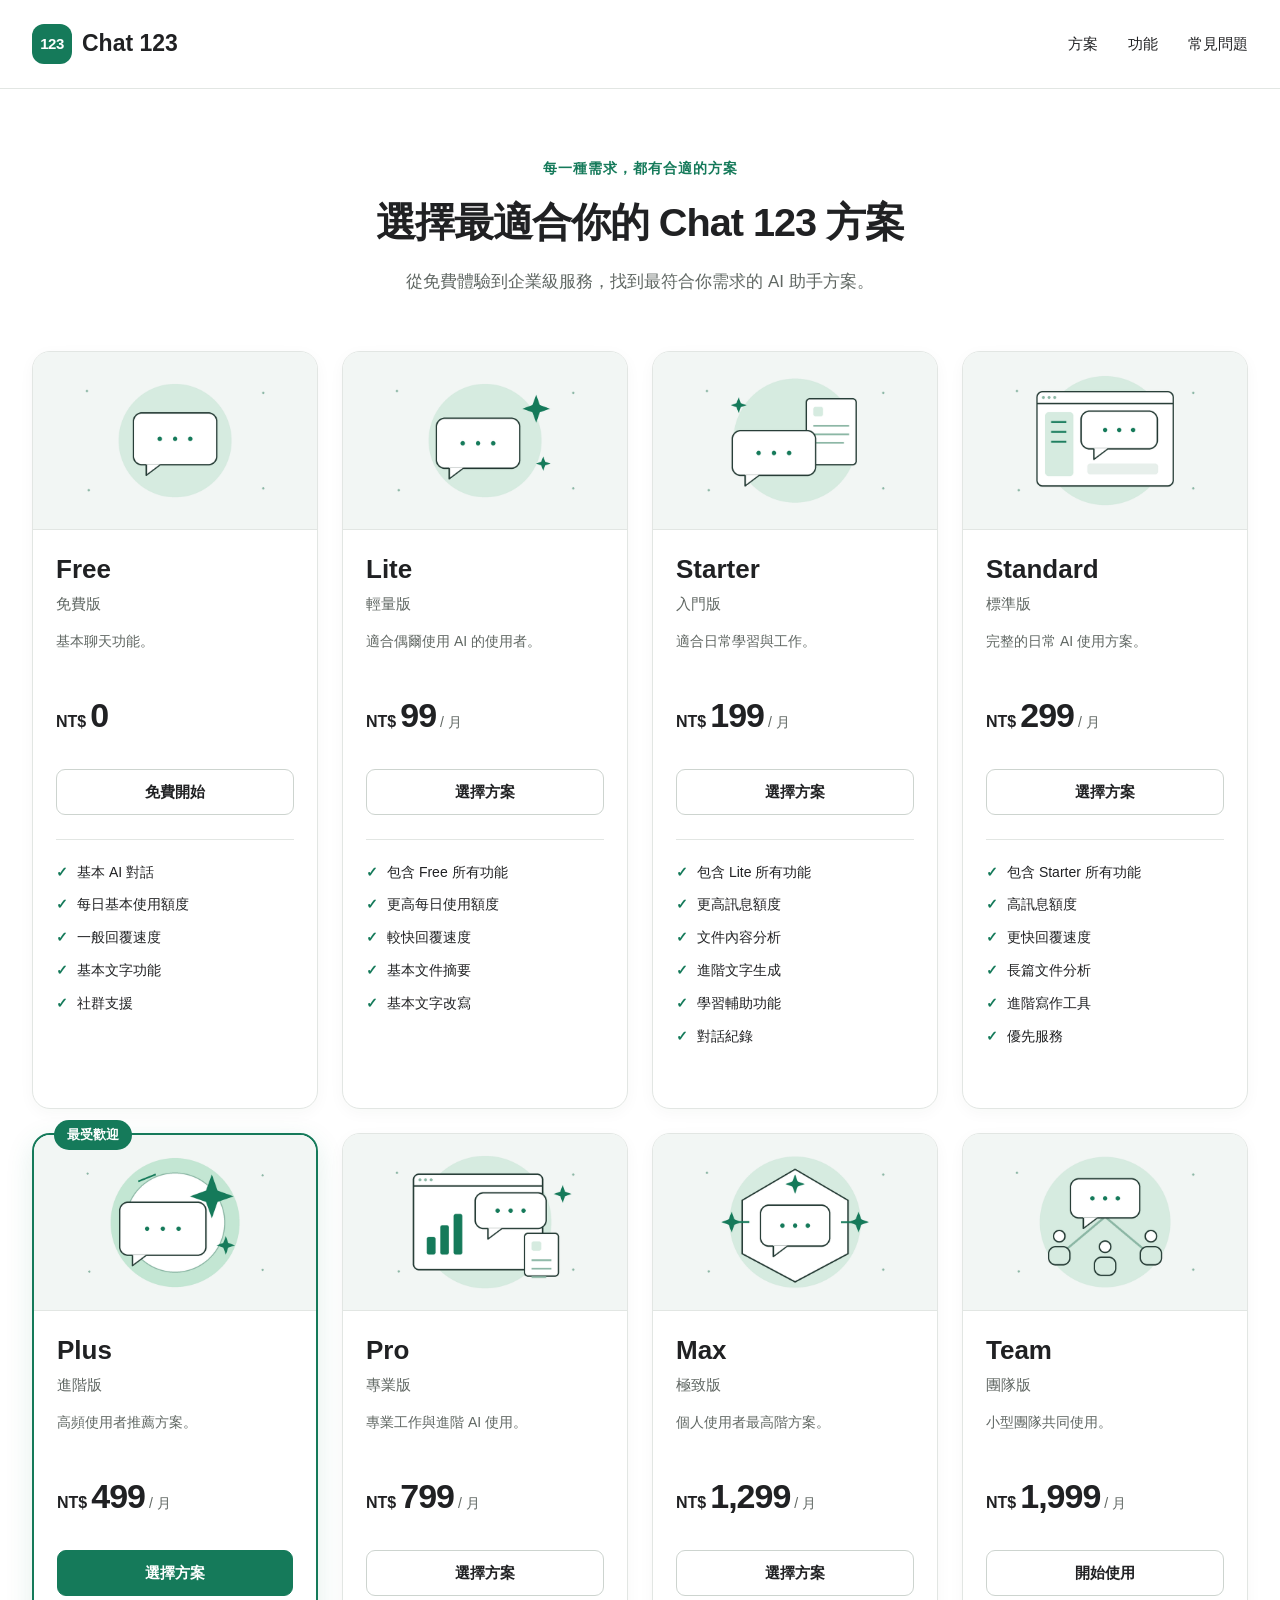
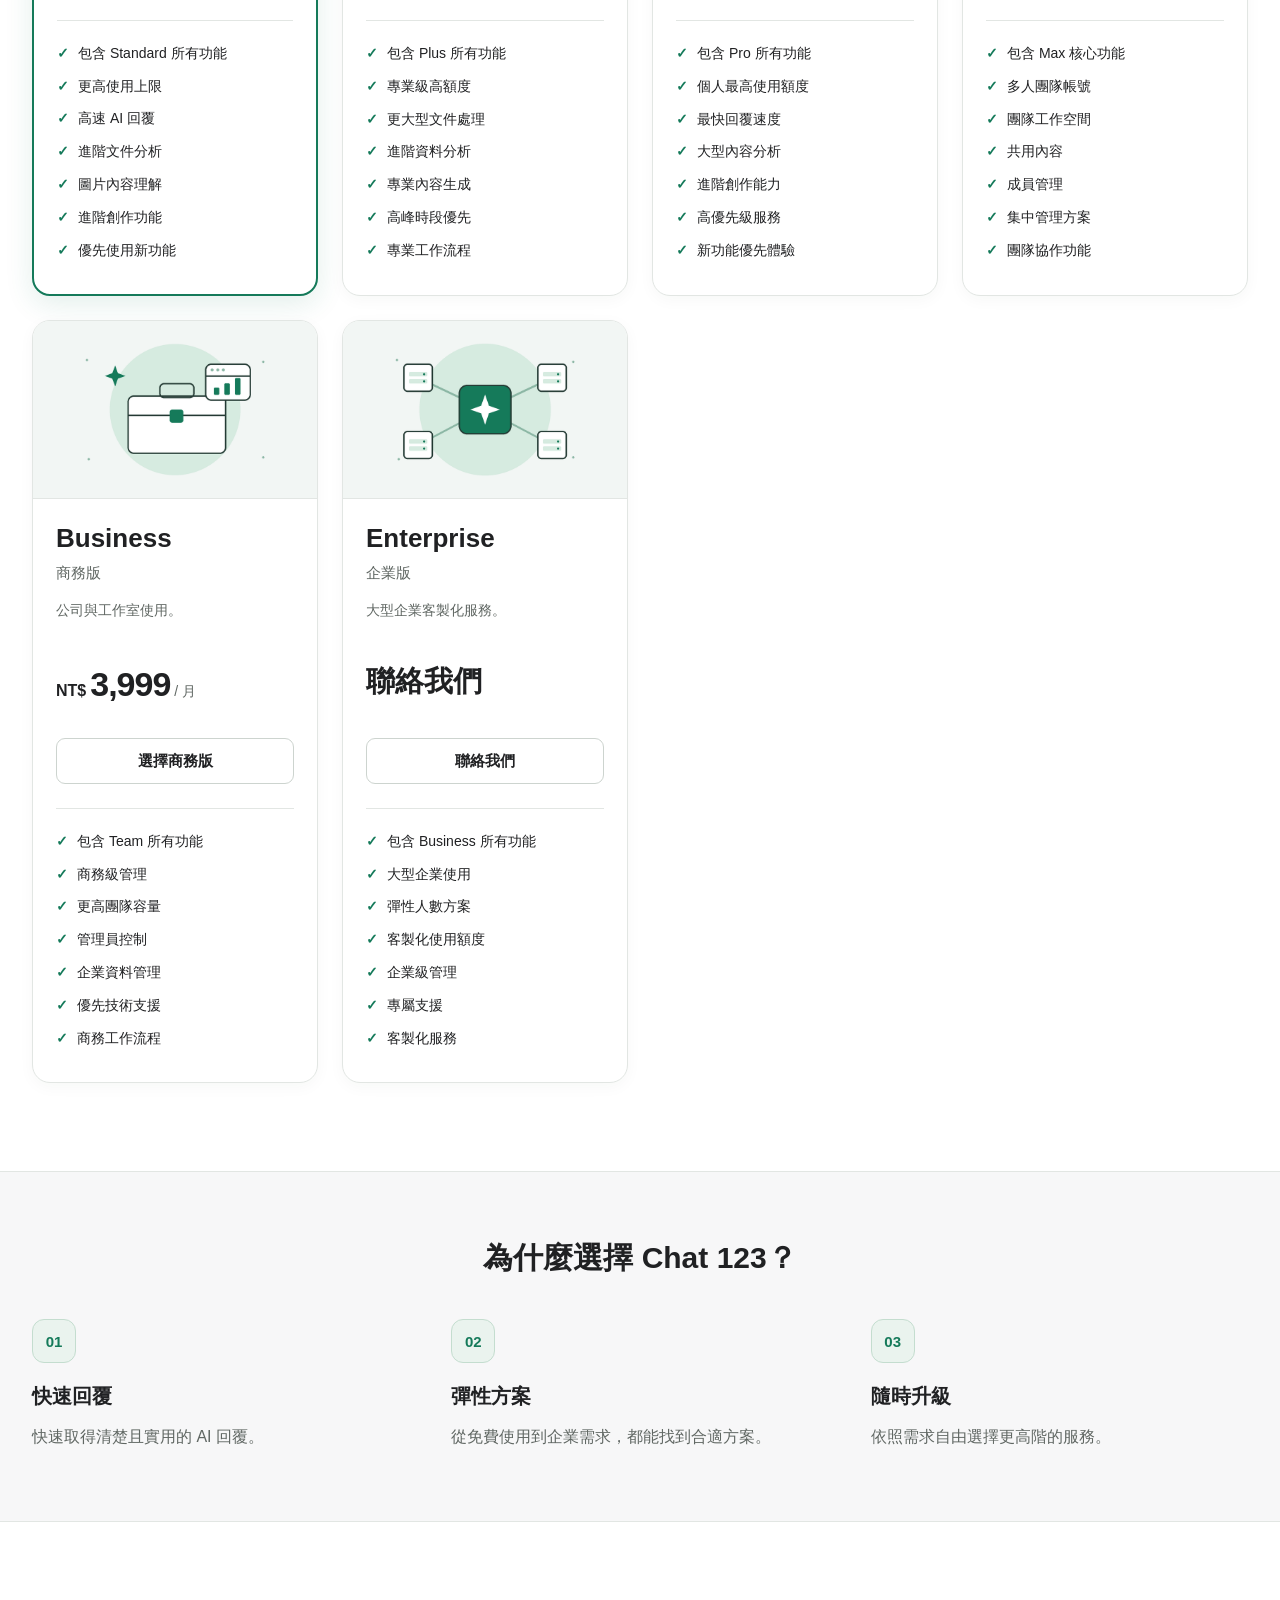
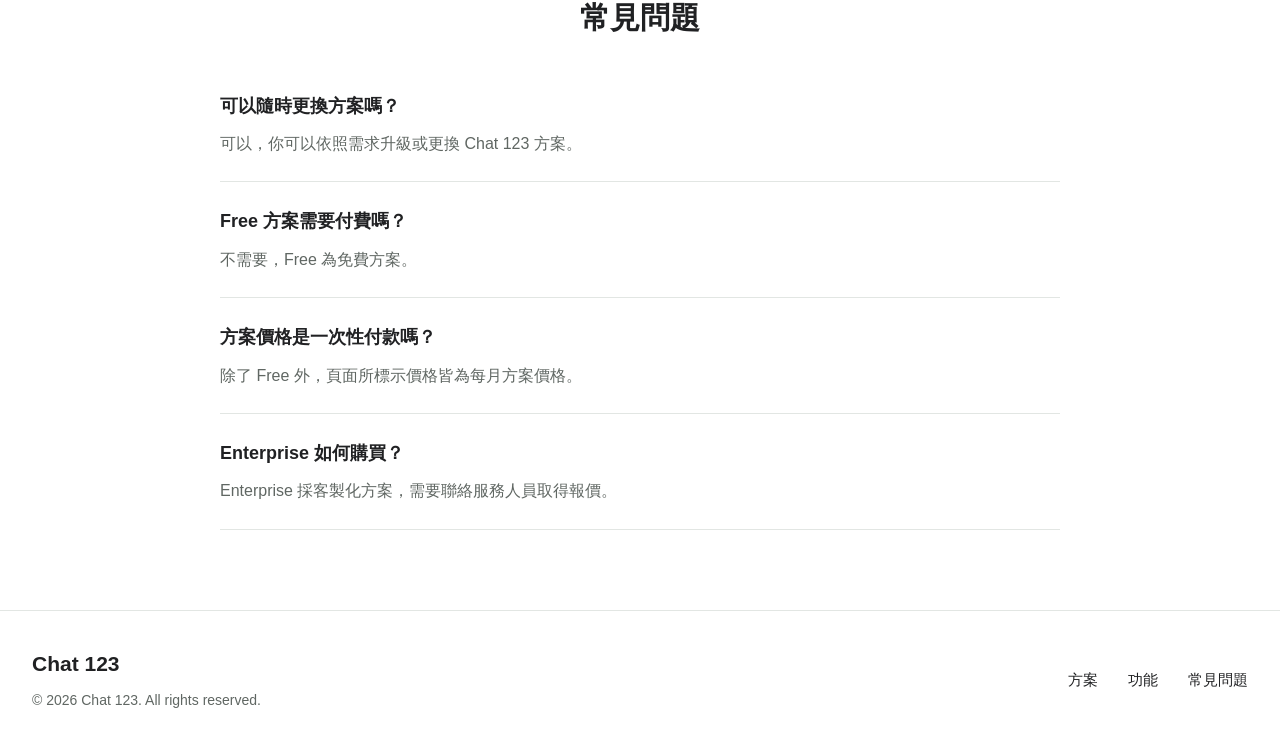
<file: index.html>
<!DOCTYPE html>
<html lang="zh-Hant">
<head>
  <meta charset="UTF-8">
  <meta name="viewport" content="width=device-width, initial-scale=1.0">
  <meta name="description" content="比較 Chat 123 的 10 種 AI 助手訂閱方案，從免費體驗到企業級服務。">
  <title>Chat 123｜訂閱方案</title>
  <link rel="stylesheet" href="style.css">
  <link rel="icon" href="images/free.png" type="image/png">
</head>
<body>
  <a class="skip-link" href="#main">跳至主要內容</a>
  <header class="site-header">
    <nav class="container navbar" aria-label="主要導覽">
      <a class="brand" href="#" aria-label="Chat 123 首頁"><span class="brand-symbol" aria-hidden="true">123</span>Chat 123</a>
      <div class="nav-links">
        <a href="#plans">方案</a>
        <a href="#features">功能</a>
        <a href="#faq">常見問題</a>
      </div>
    </nav>
  </header>
  <main id="main">
    <section class="plans-section container" id="plans" aria-labelledby="plans-title">
      <div class="section-intro">
        <p class="eyebrow">每一種需求，都有合適的方案</p>
        <h1 id="plans-title">選擇最適合你的 Chat 123 方案</h1>
        <p class="subtitle">從免費體驗到企業級服務，找到最符合你需求的 AI 助手方案。</p>
      </div>
      <div class="plans-grid">
        <article class="plan-card" aria-labelledby="free-title">
          <img class="plan-image" src="images/free.png" alt="Chat 123 Free 免費版方案" width="800" height="500">
          <div class="plan-content">
            <h3 id="free-title">Free<span class="plan-name-zh">免費版</span></h3>
            <p class="plan-description">基本聊天功能。</p>
            <p class="price"><span class="currency">NT$</span><span class="price-value">0</span></p>
            <a class="button" href="#" aria-label="Free 免費版：免費開始">免費開始</a>
            <ul class="plan-features">
            <li>基本 AI 對話</li>
            <li>每日基本使用額度</li>
            <li>一般回覆速度</li>
            <li>基本文字功能</li>
            <li>社群支援</li>
            </ul>
          </div>
        </article>
        <article class="plan-card" aria-labelledby="lite-title">
          <img class="plan-image" src="images/lite.png" alt="Chat 123 Lite 輕量版方案" width="800" height="500">
          <div class="plan-content">
            <h3 id="lite-title">Lite<span class="plan-name-zh">輕量版</span></h3>
            <p class="plan-description">適合偶爾使用 AI 的使用者。</p>
            <p class="price"><span class="currency">NT$</span><span class="price-value">99</span><span class="price-period">/ 月</span></p>
            <a class="button" href="#" aria-label="Lite 輕量版：選擇方案">選擇方案</a>
            <ul class="plan-features">
            <li>包含 Free 所有功能</li>
            <li>更高每日使用額度</li>
            <li>較快回覆速度</li>
            <li>基本文件摘要</li>
            <li>基本文字改寫</li>
            </ul>
          </div>
        </article>
        <article class="plan-card" aria-labelledby="starter-title">
          <img class="plan-image" src="images/starter.png" alt="Chat 123 Starter 入門版方案" width="800" height="500">
          <div class="plan-content">
            <h3 id="starter-title">Starter<span class="plan-name-zh">入門版</span></h3>
            <p class="plan-description">適合日常學習與工作。</p>
            <p class="price"><span class="currency">NT$</span><span class="price-value">199</span><span class="price-period">/ 月</span></p>
            <a class="button" href="#" aria-label="Starter 入門版：選擇方案">選擇方案</a>
            <ul class="plan-features">
            <li>包含 Lite 所有功能</li>
            <li>更高訊息額度</li>
            <li>文件內容分析</li>
            <li>進階文字生成</li>
            <li>學習輔助功能</li>
            <li>對話紀錄</li>
            </ul>
          </div>
        </article>
        <article class="plan-card" aria-labelledby="standard-title">
          <img class="plan-image" src="images/standard.png" alt="Chat 123 Standard 標準版方案" width="800" height="500">
          <div class="plan-content">
            <h3 id="standard-title">Standard<span class="plan-name-zh">標準版</span></h3>
            <p class="plan-description">完整的日常 AI 使用方案。</p>
            <p class="price"><span class="currency">NT$</span><span class="price-value">299</span><span class="price-period">/ 月</span></p>
            <a class="button" href="#" aria-label="Standard 標準版：選擇方案">選擇方案</a>
            <ul class="plan-features">
            <li>包含 Starter 所有功能</li>
            <li>高訊息額度</li>
            <li>更快回覆速度</li>
            <li>長篇文件分析</li>
            <li>進階寫作工具</li>
            <li>優先服務</li>
            </ul>
          </div>
        </article>
        <article class="plan-card plan-card--popular" aria-labelledby="plus-title">
          <span class="popular-badge">最受歡迎</span>
          <img class="plan-image" src="images/plus.png" alt="Chat 123 Plus 進階版方案" width="800" height="500">
          <div class="plan-content">
            <h3 id="plus-title">Plus<span class="plan-name-zh">進階版</span></h3>
            <p class="plan-description">高頻使用者推薦方案。</p>
            <p class="price"><span class="currency">NT$</span><span class="price-value">499</span><span class="price-period">/ 月</span></p>
            <a class="button button--primary" href="#" aria-label="Plus 進階版：選擇方案">選擇方案</a>
            <ul class="plan-features">
            <li>包含 Standard 所有功能</li>
            <li>更高使用上限</li>
            <li>高速 AI 回覆</li>
            <li>進階文件分析</li>
            <li>圖片內容理解</li>
            <li>進階創作功能</li>
            <li>優先使用新功能</li>
            </ul>
          </div>
        </article>
        <article class="plan-card" aria-labelledby="pro-title">
          <img class="plan-image" src="images/pro.png" alt="Chat 123 Pro 專業版方案" width="800" height="500">
          <div class="plan-content">
            <h3 id="pro-title">Pro<span class="plan-name-zh">專業版</span></h3>
            <p class="plan-description">專業工作與進階 AI 使用。</p>
            <p class="price"><span class="currency">NT$</span><span class="price-value">799</span><span class="price-period">/ 月</span></p>
            <a class="button" href="#" aria-label="Pro 專業版：選擇方案">選擇方案</a>
            <ul class="plan-features">
            <li>包含 Plus 所有功能</li>
            <li>專業級高額度</li>
            <li>更大型文件處理</li>
            <li>進階資料分析</li>
            <li>專業內容生成</li>
            <li>高峰時段優先</li>
            <li>專業工作流程</li>
            </ul>
          </div>
        </article>
        <article class="plan-card" aria-labelledby="max-title">
          <img class="plan-image" src="images/max.png" alt="Chat 123 Max 極致版方案" width="800" height="500">
          <div class="plan-content">
            <h3 id="max-title">Max<span class="plan-name-zh">極致版</span></h3>
            <p class="plan-description">個人使用者最高階方案。</p>
            <p class="price"><span class="currency">NT$</span><span class="price-value">1,299</span><span class="price-period">/ 月</span></p>
            <a class="button" href="#" aria-label="Max 極致版：選擇方案">選擇方案</a>
            <ul class="plan-features">
            <li>包含 Pro 所有功能</li>
            <li>個人最高使用額度</li>
            <li>最快回覆速度</li>
            <li>大型內容分析</li>
            <li>進階創作能力</li>
            <li>高優先級服務</li>
            <li>新功能優先體驗</li>
            </ul>
          </div>
        </article>
        <article class="plan-card" aria-labelledby="team-title">
          <img class="plan-image" src="images/team.png" alt="Chat 123 Team 團隊版方案" width="800" height="500">
          <div class="plan-content">
            <h3 id="team-title">Team<span class="plan-name-zh">團隊版</span></h3>
            <p class="plan-description">小型團隊共同使用。</p>
            <p class="price"><span class="currency">NT$</span><span class="price-value">1,999</span><span class="price-period">/ 月</span></p>
            <a class="button" href="#" aria-label="Team 團隊版：開始使用">開始使用</a>
            <ul class="plan-features">
            <li>包含 Max 核心功能</li>
            <li>多人團隊帳號</li>
            <li>團隊工作空間</li>
            <li>共用內容</li>
            <li>成員管理</li>
            <li>集中管理方案</li>
            <li>團隊協作功能</li>
            </ul>
          </div>
        </article>
        <article class="plan-card" aria-labelledby="business-title">
          <img class="plan-image" src="images/business.png" alt="Chat 123 Business 商務版方案" width="800" height="500">
          <div class="plan-content">
            <h3 id="business-title">Business<span class="plan-name-zh">商務版</span></h3>
            <p class="plan-description">公司與工作室使用。</p>
            <p class="price"><span class="currency">NT$</span><span class="price-value">3,999</span><span class="price-period">/ 月</span></p>
            <a class="button" href="#" aria-label="Business 商務版：選擇商務版">選擇商務版</a>
            <ul class="plan-features">
            <li>包含 Team 所有功能</li>
            <li>商務級管理</li>
            <li>更高團隊容量</li>
            <li>管理員控制</li>
            <li>企業資料管理</li>
            <li>優先技術支援</li>
            <li>商務工作流程</li>
            </ul>
          </div>
        </article>
        <article class="plan-card" aria-labelledby="enterprise-title">
          <img class="plan-image" src="images/enterprise.png" alt="Chat 123 Enterprise 企業版方案" width="800" height="500">
          <div class="plan-content">
            <h3 id="enterprise-title">Enterprise<span class="plan-name-zh">企業版</span></h3>
            <p class="plan-description">大型企業客製化服務。</p>
            <p class="price"><span class="price-value contact-price">聯絡我們</span></p>
            <a class="button" href="#" aria-label="Enterprise 企業版：聯絡我們">聯絡我們</a>
            <ul class="plan-features">
            <li>包含 Business 所有功能</li>
            <li>大型企業使用</li>
            <li>彈性人數方案</li>
            <li>客製化使用額度</li>
            <li>企業級管理</li>
            <li>專屬支援</li>
            <li>客製化服務</li>
            </ul>
          </div>
        </article>
      </div>
    </section>
    <section class="features-section" id="features" aria-labelledby="features-title">
      <div class="container">
        <h2 id="features-title">為什麼選擇 Chat 123？</h2>
        <div class="features-grid">
          <article class="feature-item">
            <span class="feature-number" aria-hidden="true">01</span>
            <h3>快速回覆</h3>
            <p>快速取得清楚且實用的 AI 回覆。</p>
          </article>
          <article class="feature-item">
            <span class="feature-number" aria-hidden="true">02</span>
            <h3>彈性方案</h3>
            <p>從免費使用到企業需求，都能找到合適方案。</p>
          </article>
          <article class="feature-item">
            <span class="feature-number" aria-hidden="true">03</span>
            <h3>隨時升級</h3>
            <p>依照需求自由選擇更高階的服務。</p>
          </article>
        </div>
      </div>
    </section>
    <section class="faq-section container" id="faq" aria-labelledby="faq-title">
      <h2 id="faq-title">常見問題</h2>
      <div class="faq-list">
        <article class="faq-item">
          <h3>可以隨時更換方案嗎？</h3>
          <p>可以，你可以依照需求升級或更換 Chat 123 方案。</p>
        </article>
        <article class="faq-item">
          <h3>Free 方案需要付費嗎？</h3>
          <p>不需要，Free 為免費方案。</p>
        </article>
        <article class="faq-item">
          <h3>方案價格是一次性付款嗎？</h3>
          <p>除了 Free 外，頁面所標示價格皆為每月方案價格。</p>
        </article>
        <article class="faq-item">
          <h3>Enterprise 如何購買？</h3>
          <p>Enterprise 採客製化方案，需要聯絡服務人員取得報價。</p>
        </article>
      </div>
    </section>
  </main>
  <footer class="site-footer">
    <div class="container footer-content">
      <div>
        <a class="footer-brand" href="#">Chat 123</a>
        <p class="copyright">© 2026 Chat 123. All rights reserved.</p>
      </div>
      <nav class="footer-links" aria-label="頁尾導覽">
        <a href="#plans">方案</a>
        <a href="#features">功能</a>
        <a href="#faq">常見問題</a>
      </nav>
    </div>
  </footer>
</body>
</html>
</file>
<file: style.css>
/* Chat 123 — 基本設定與色彩 */
:root {
  --text: #202123;
  --muted: #606763;
  --border: #e2e6e3;
  --green: #157a5a;
  --green-dark: #0d6045;
  --background: #f7f7f8;
}

* {
  box-sizing: border-box;
}

html {
  scroll-behavior: smooth;
  scroll-padding-top: 24px;
}

body {
  margin: 0;
  color: var(--text);
  background: #fff;
  font-family: -apple-system, BlinkMacSystemFont, "Segoe UI", "Noto Sans TC", "Microsoft JhengHei", sans-serif;
  font-size: 16px;
  line-height: 1.7;
}

a {
  color: inherit;
  text-decoration: none;
}

a:focus-visible {
  outline: 3px solid var(--green);
  outline-offset: 5px;
}

h1, h2, h3, p {
  margin: 0;
}

img {
  display: block;
  max-width: 100%;
  height: auto;
}

.container {
  width: calc(100% - 64px);
  max-width: 1320px;
  margin: 0 auto;
}

.skip-link {
  position: fixed;
  top: -100px;
  left: 16px;
  z-index: 10;
  padding: 8px 16px;
  background: #fff;
  border: 2px solid var(--green);
}

.skip-link:focus {
  top: 12px;
}

/* 頁首：品牌與錨點導覽 */
.site-header {
  border-bottom: 1px solid var(--border);
  background: #fff;
}

.navbar {
  min-height: 88px;
  display: flex;
  align-items: center;
  justify-content: space-between;
  gap: 24px;
}

.brand {
  display: flex;
  align-items: center;
  gap: 10px;
  font-size: 23px;
  font-weight: 750;
  white-space: nowrap;
}

.brand-symbol {
  display: grid;
  place-items: center;
  width: 40px;
  height: 40px;
  border-radius: 12px;
  background: var(--green);
  color: #fff;
  font-size: 15px;
  letter-spacing: -0.5px;
}

.nav-links, .footer-links {
  display: flex;
  align-items: center;
  gap: 30px;
  font-size: 15px;
}

.nav-links a, .footer-links a {
  padding: 10px 0;
  transition: color 0.2s;
}

.nav-links a:hover, .footer-links a:hover {
  color: var(--green);
}

/* 方案標題 */
.plans-section {
  padding-top: 68px;
  padding-bottom: 88px;
}

.section-intro {
  margin-bottom: 54px;
  text-align: center;
}

.eyebrow {
  margin-bottom: 14px;
  color: var(--green);
  font-size: 14px;
  font-weight: 650;
  letter-spacing: 1px;
}

h1 {
  font-size: clamp(28px, 3.1vw, 42px);
  font-weight: 750;
  line-height: 1.4;
  letter-spacing: -1px;
}

.subtitle {
  margin-top: 18px;
  color: var(--muted);
  font-size: 17px;
}

/* 方案卡片：桌面 4 欄，內容以 Flexbox 保持對齊 */
.plans-grid {
  display: grid;
  grid-template-columns: repeat(4, minmax(0, 1fr));
  gap: 24px;
  align-items: stretch;
}

.plan-card {
  position: relative;
  min-width: 0;
  display: flex;
  flex-direction: column;
  border: 1px solid var(--border);
  border-radius: 18px;
  background: #fff;
  box-shadow: 0 4px 16px rgba(27, 43, 35, 0.035);
  transition: border-color 0.2s, box-shadow 0.2s, transform 0.2s;
}

.plan-card:hover {
  border-color: #a6bcb0;
  box-shadow: 0 10px 28px rgba(27, 43, 35, 0.08);
  transform: translateY(-3px);
}

.plan-image {
  width: 100%;
  aspect-ratio: 8 / 5;
  object-fit: contain;
  border-radius: 17px 17px 0 0;
  border-bottom: 1px solid var(--border);
  background: #f2f6f4;
}

.plan-content {
  flex: 1;
  display: flex;
  flex-direction: column;
  padding: 23px;
}

.plan-content h3 {
  font-size: 26px;
  font-weight: 720;
  line-height: 1.3;
  overflow-wrap: anywhere;
}

.plan-name-zh {
  display: block;
  margin-top: 7px;
  color: var(--muted);
  font-size: 15px;
  font-weight: 400;
}

.plan-description {
  min-height: 3.4em;
  margin-top: 17px;
  color: var(--muted);
  font-size: 14px;
}

.price {
  display: flex;
  align-items: baseline;
  flex-wrap: wrap;
  gap: 4px;
  min-height: 60px;
  margin: 14px 0 17px;
  line-height: 1.4;
}

.currency {
  font-size: 16px;
  font-weight: 600;
}

.price-value {
  font-size: 34px;
  font-weight: 750;
  letter-spacing: -1px;
}

.price-period {
  color: var(--muted);
  font-size: 14px;
}

.contact-price {
  font-size: 29px;
  letter-spacing: 0;
}

.button {
  display: flex;
  align-items: center;
  justify-content: center;
  min-height: 46px;
  padding: 9px 14px;
  border: 1px solid #cdd4cf;
  border-radius: 9px;
  font-size: 15px;
  font-weight: 650;
  text-align: center;
  transition: color 0.2s, background 0.2s, border-color 0.2s;
}

.button:hover {
  color: var(--green-dark);
  border-color: var(--green);
  background: #eef7f2;
}

.plan-features {
  flex: 1;
  min-height: 246px;
  margin: 24px 0 0;
  padding: 21px 0 0;
  border-top: 1px solid var(--border);
  list-style: none;
  font-size: 14px;
}

.plan-features li {
  display: flex;
  align-items: baseline;
  gap: 9px;
  margin-bottom: 9px;
  overflow-wrap: anywhere;
}

.plan-features li::before {
  content: "✓";
  flex-shrink: 0;
  color: var(--green);
  font-weight: 700;
}

/* Plus 推薦方案 */
.plan-card--popular {
  border: 2px solid var(--green);
  box-shadow: 0 8px 28px rgba(21, 122, 90, 0.12);
}

.popular-badge {
  position: absolute;
  top: -15px;
  left: 20px;
  padding: 4px 13px;
  border-radius: 20px;
  color: #fff;
  background: var(--green);
  font-size: 13px;
  font-weight: 650;
}

.button--primary {
  color: #fff;
  border-color: var(--green);
  background: var(--green);
}

.button--primary:hover {
  color: #fff;
  border-color: var(--green-dark);
  background: var(--green-dark);
}

/* 功能特色 */
h2 {
  font-size: 30px;
  line-height: 1.4;
  font-weight: 720;
}

.features-section {
  padding: 65px 0 70px;
  border-top: 1px solid var(--border);
  border-bottom: 1px solid var(--border);
  background: var(--background);
}

.features-section h2 {
  text-align: center;
}

.features-grid {
  display: grid;
  grid-template-columns: repeat(3, minmax(0, 1fr));
  gap: 42px;
  margin-top: 40px;
}

.feature-number {
  display: grid;
  place-items: center;
  width: 44px;
  height: 44px;
  margin-bottom: 16px;
  border: 1px solid #c4ddcf;
  border-radius: 12px;
  color: var(--green);
  background: #eaf3ee;
  font-size: 15px;
  font-weight: 650;
}

.feature-item h3 {
  margin-bottom: 10px;
  font-size: 20px;
}

.feature-item p {
  color: var(--muted);
}

/* 常見問題：直接顯示所有問答 */
.faq-section {
  padding-top: 75px;
  padding-bottom: 80px;
}

.faq-section h2 {
  margin-bottom: 28px;
  text-align: center;
}

.faq-list {
  max-width: 840px;
  margin: 0 auto;
}

.faq-item {
  padding: 24px 0;
  border-bottom: 1px solid var(--border);
}

.faq-item h3 {
  margin-bottom: 9px;
  font-size: 18px;
}

.faq-item p {
  color: var(--muted);
}

/* 頁尾 */
.site-footer {
  padding: 35px 0;
  border-top: 1px solid var(--border);
}

.footer-content {
  display: flex;
  align-items: center;
  justify-content: space-between;
  gap: 24px;
}

.footer-brand {
  font-size: 21px;
  font-weight: 750;
}

.copyright {
  margin-top: 8px;
  color: var(--muted);
  font-size: 14px;
}

/* 平板：3 欄 */
@media (max-width: 1024px) {
  .container {
    width: calc(100% - 48px);
  }

  .plans-grid {
    grid-template-columns: repeat(3, minmax(0, 1fr));
    gap: 24px 18px;
  }

  .plan-content {
    padding: 20px;
  }

  .price-value {
    font-size: 30px;
  }

  .contact-price {
    font-size: 27px;
  }

  .features-grid {
    gap: 25px;
  }
}

/* 手機：單欄，保留合適左右留白 */
@media (max-width: 768px) {
  .container {
    width: calc(100% - 40px);
  }

  .navbar {
    min-height: 78px;
    flex-wrap: wrap;
    gap: 8px 18px;
    padding-top: 15px;
    padding-bottom: 15px;
  }

  .brand {
    font-size: 21px;
  }

  .nav-links {
    flex-wrap: wrap;
    gap: 20px;
    font-size: 14px;
  }

  .plans-section {
    padding-top: 44px;
    padding-bottom: 50px;
  }

  .section-intro {
    margin-bottom: 35px;
  }

  h1 {
    font-size: 29px;
    letter-spacing: 0;
  }

  .subtitle {
    font-size: 16px;
  }

  .plans-grid {
    grid-template-columns: minmax(0, 1fr);
    gap: 28px;
    max-width: 480px;
    margin: 0 auto;
  }

  .plan-content {
    padding: 25px;
  }

  .plan-description {
    min-height: 0;
    font-size: 16px;
  }

  .plan-features {
    min-height: 0;
    font-size: 16px;
  }

  .price {
    min-height: 0;
    margin-top: 20px;
  }

  .price-value {
    font-size: 36px;
  }

  .contact-price {
    font-size: 30px;
  }

  h2 {
    font-size: 27px;
  }

  .features-section {
    padding: 45px 0;
  }

  .features-grid {
    grid-template-columns: minmax(0, 1fr);
    gap: 28px;
  }

  .faq-section {
    padding-top: 48px;
    padding-bottom: 50px;
  }

  .footer-content {
    flex-direction: column;
    align-items: flex-start;
    gap: 18px;
  }
}

/* 尊重使用者的減少動態效果設定 */
@media (prefers-reduced-motion: reduce) {
  html {
    scroll-behavior: auto;
  }

  .plan-card, .button, .nav-links a, .footer-links a {
    transition: none;
  }
}
</file>
